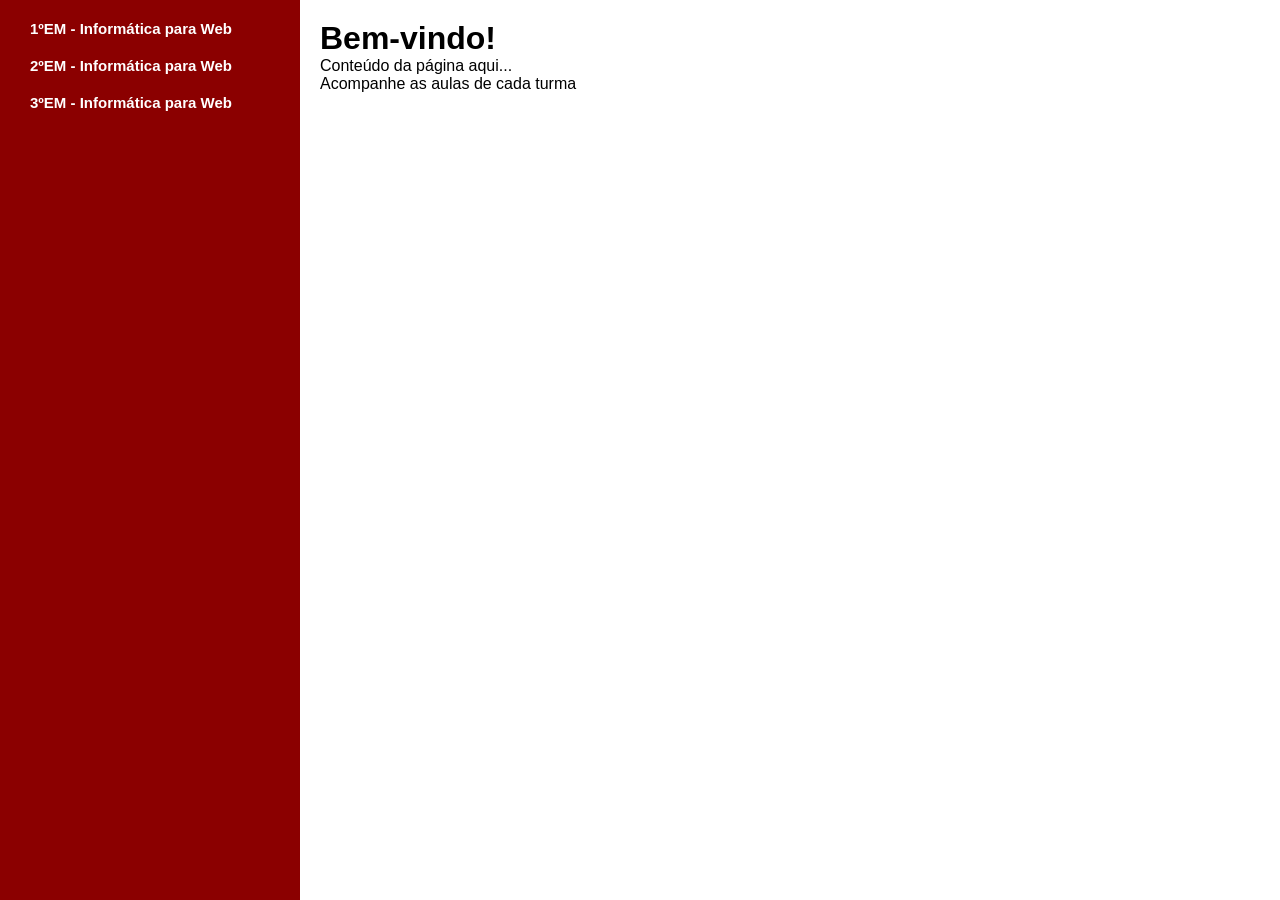
<file: atividade/index.html>
<!DOCTYPE html>
<html lang="en">
<head>
    <meta charset="UTF-8">
    <meta name="viewport" content="width=device-width, initial-scale=1.0">
    <link rel="stylesheet" href="style.css">
    <title>Menu</title>
</head>
<body>
  <nav>
    <ul>
      <li>
        <a><strong>1ºEM - Informática para Web</strong></a>
        <ul>
          <li><a href="">Língua Portuguesa</a></li>
          <li><a href="">Inglês</a></li>
          <li><a href="">Espanhol</a></li>
          <li><a href="">Matemática</a></li>
          <li><a href="">Educação Física</a></li>
          <li><a href="">Arte</a></li>
          <li><a href="">Filosofia</a></li>
          <li><a href="">Sociologia</a></li>
          <li><a href="">Arte Digital</a></li>
          <li><a href="">Banco de Dados</a></li>
          <li><a href="">Fundamentos da Informática</a></li>
          <li><a href="">Programação e Algoritmos</a></li>
          <li><a href="">Gestão de Conteúdo Web I</a></li>
          <li><a href="">Interface Web I</a></li>
        </ul>
      </li>

      <li>
        <a><strong>2ºEM - Informática para Web</strong></a>
        <ul>
          <li><a href="">Língua Portuguesa</a></li>
          <li><a href="">Inglês</a></li>
          <li><a href="">Matemática</a></li>
          <li><a href="">Educação Física</a></li>
          <li><a href="">História</a></li>
          <li><a href="">Geografia</a></li>
          <li><a href="">Física</a></li>
          <li><a href="">Química</a></li>
          <li><a href="">Biologia</a></li>
          <li><a href="">Gestão de Conteúdo Web II</a></li>
          <li><a href="">Interface Web II</a></li>
          <li><a href="">Usabilidade e Design de Interação</a></li>
          <li><a href="">Desenvolvimento para Dispositivos Móveis I</a></li>
          <li><a href="">Sistemas Web I</a></li>
        </ul>
      </li>

      <li>
        <a><strong>3ºEM - Informática para Web</strong></a>
        <ul>
          <li><a href="">Língua Portuguesa</a></li>
          <li><a href="">Inglês</a></li>
          <li><a href="">Matemática</a></li>
          <li><a href="">História</a></li>
          <li><a href="">Geografia</a></li>
          <li><a href="">Física</a></li>
          <li><a href="">Química</a></li>
          <li><a href="">Biologia</a></li>
          <li><a href="">Desenvolvimento para Dispositivos Móveis II</a></li>
          <li><a href="">Sistemas Web II</a></li>
          <li><a href="">Acessibilidade Digital</a></li>
          <li><a href="">Segurança da Informação</a></li>
          <li><a href="">Ética e Cidadania Organizacional</a></li>
          <li><a href="">PDTCC</a></li>
        </ul>
      </li>
    </ul>
  </nav>

  <div class="content">
    <h1>Bem-vindo!</h1>
    <p>Conteúdo da página aqui...</p>
    <p>Acompanhe as aulas de cada turma</p>
  </div>
</body>
</html>
</file>
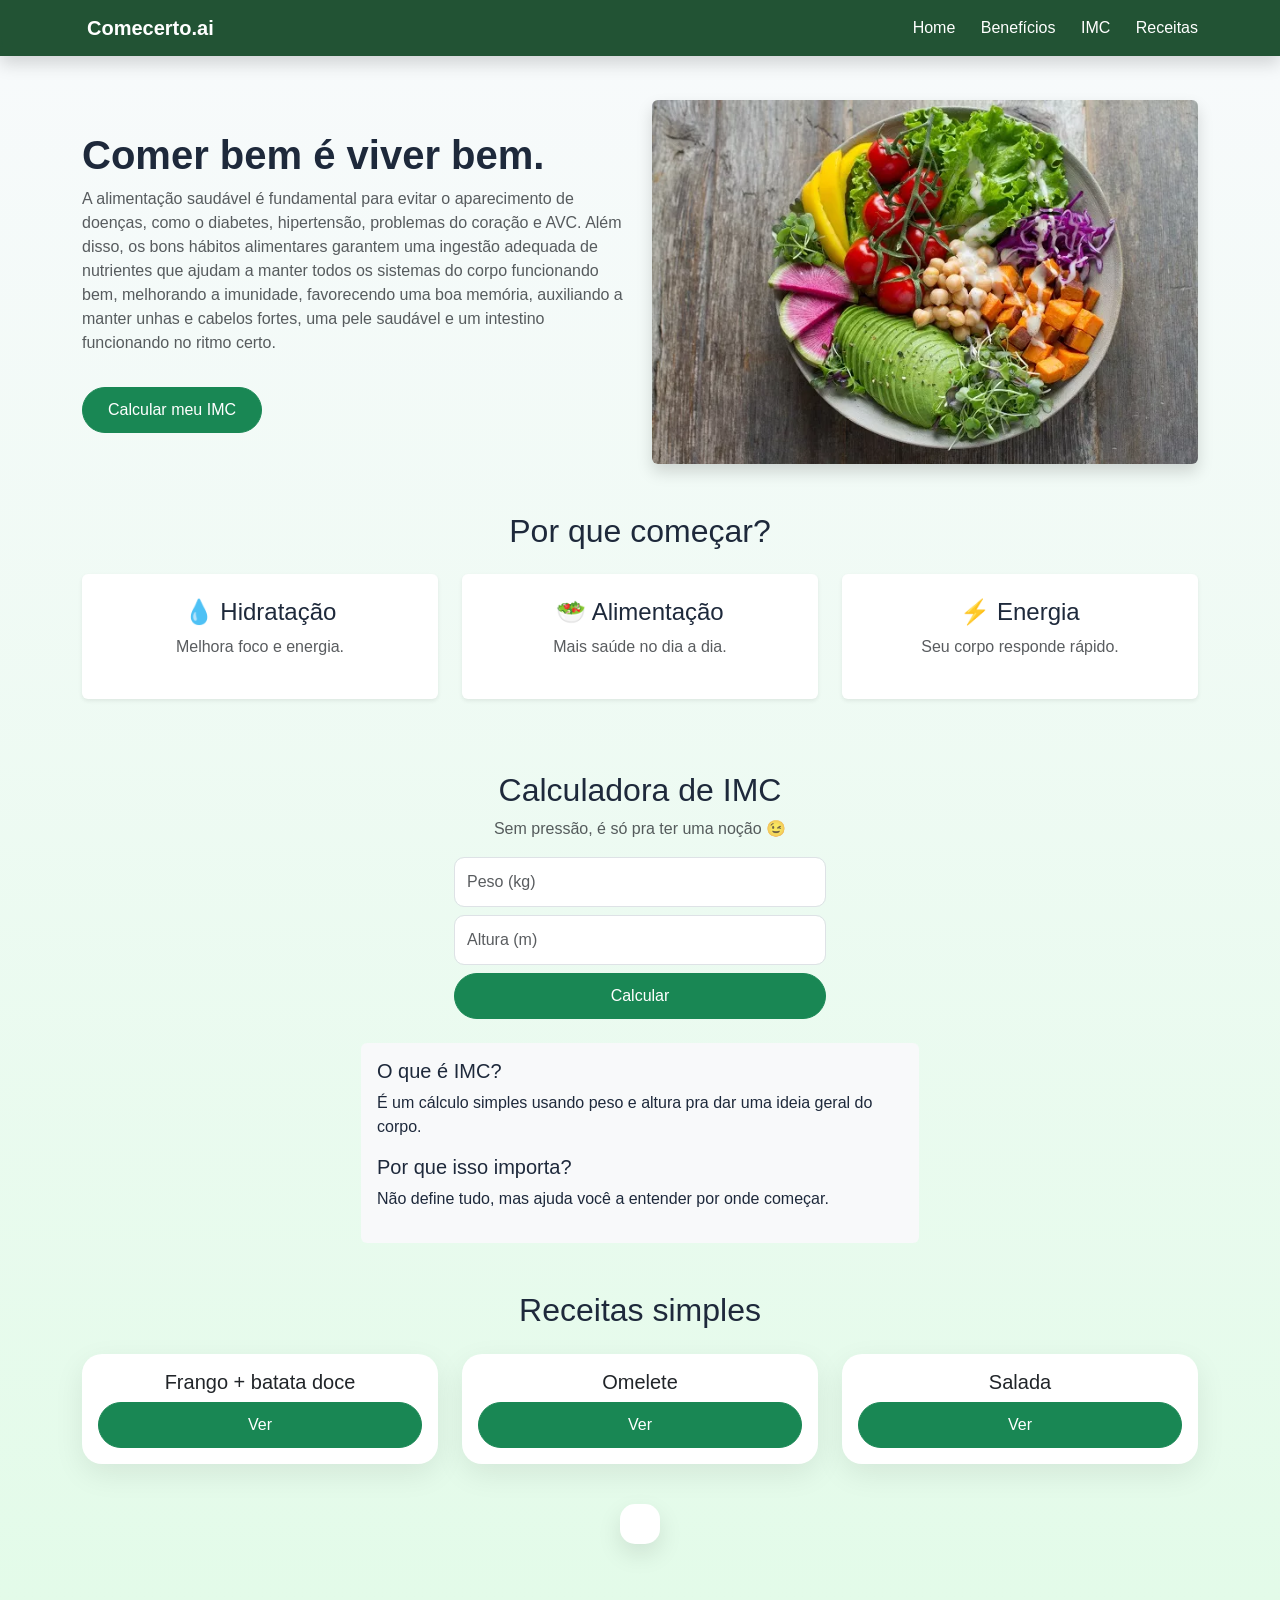
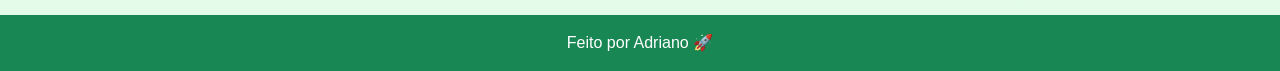
<file: gcw/index.html>
<!DOCTYPE html>
<html lang="pt-br">
<head>
  <meta charset="UTF-8">
  <title>Vida Saudável</title>
  <meta name="viewport" content="width=device-width, initial-scale=1">

  <!-- Bootstrap -->
  <link href="https://cdn.jsdelivr.net/npm/bootstrap@5.3.2/dist/css/bootstrap.min.css" rel="stylesheet">
  
  <!-- Seu CSS -->
  <link rel="stylesheet" href="css/style.css">
</head>

<body>

<!-- NAVBAR -->
<nav class="navbar navbar-expand-lg navbar-dark bg-success fixed-top shadow">
  <div class="container">
    <a class="navbar-brand fw-bold" href="#">Comecerto.ai</a>

    <div>
      <a href="#home" class="text-white me-3 text-decoration-none">Home</a>
      <a href="#beneficios" class="text-white me-3 text-decoration-none">Benefícios</a>
      <a href="#imc" class="text-white me-3 text-decoration-none">IMC</a>
      <a href="#receitas" class="text-white text-decoration-none">Receitas</a>
    </div>
  </div>
</nav>

<!-- HERO -->
<section id="home" class="container" style="margin-top:100px;">
  <div class="row align-items-center">

    <div class="col-md-6">
      <h1 class="fw-bold">Comer bem é viver bem.</h1>
      <p class="text-muted">
        A alimentação saudável é fundamental para evitar o aparecimento de doenças, como o diabetes, hipertensão, problemas do coração e AVC. Além disso, os bons hábitos alimentares garantem uma ingestão adequada de nutrientes que ajudam a manter todos os sistemas do corpo funcionando bem, melhorando a imunidade, favorecendo uma boa memória, auxiliando a manter unhas e cabelos fortes, uma pele saudável e um intestino funcionando no ritmo certo.
      </p>

      <a href="#imc" class="btn btn-success mt-3">Calcular meu IMC</a>
    </div>

    <div class="col-md-6 text-center">
      <img src="img/anna-pelzer-igfigp5onv0-unsplash.webp" 
           class="img-fluid rounded shadow"
           alt="Comida saudável">
    </div>

  </div>
</section>

<!-- BENEFÍCIOS -->
<section id="beneficios" class="container mt-5 text-center">
  <h2 class="mb-4">Por que começar?</h2>

  <div class="row">

    <div class="col-md-4 mb-4">
      <div class="p-4 shadow-sm rounded bg-white">
        <h4>💧 Hidratação</h4>
        <p class="text-muted">Melhora foco e energia.</p>
      </div>
    </div>

    <div class="col-md-4 mb-4">
      <div class="p-4 shadow-sm rounded bg-white">
        <h4>🥗 Alimentação</h4>
        <p class="text-muted">Mais saúde no dia a dia.</p>
      </div>
    </div>

    <div class="col-md-4 mb-4">
      <div class="p-4 shadow-sm rounded bg-white">
        <h4>⚡ Energia</h4>
        <p class="text-muted">Seu corpo responde rápido.</p>
      </div>
    </div>

  </div>
</section>

<!-- IMC -->
<section id="imc" class="container mt-5 text-center">
  <h2>Calculadora de IMC</h2>
  <p class="text-muted">Sem pressão, é só pra ter uma noção 😉</p>

  <div class="col-md-4 mx-auto">

    <input type="number" id="peso" class="form-control mb-2" placeholder="Peso (kg)">
    <input type="number" id="altura" class="form-control mb-2" placeholder="Altura (m)">

    <button onclick="calcularIMC()" class="btn btn-success w-100">Calcular</button>

    <p id="resultado" class="mt-3 fw-bold"></p>
  </div>

  <!-- TEXTO -->
  <div class="mt-4 text-start bg-light p-3 rounded col-md-6 mx-auto">
    <h5>O que é IMC?</h5>
    <p>
      É um cálculo simples usando peso e altura pra dar uma ideia geral do corpo.
    </p>

    <h5>Por que isso importa?</h5>
    <p>
      Não define tudo, mas ajuda você a entender por onde começar.
    </p>
  </div>
</section>

<!-- RECEITAS -->
<section id="receitas" class="container mt-5 text-center">
  <h2 class="mb-4">Receitas simples</h2>

  <div class="row">

    <div class="col-md-4 mb-4">
      <div class="card p-3">
        <h5>Frango + batata doce</h5>
        <button class="btn btn-success" onclick="verReceita('frango')">Ver</button>
      </div>
    </div>

    <div class="col-md-4 mb-4">
      <div class="card p-3">
        <h5>Omelete</h5>
        <button class="btn btn-success" onclick="verReceita('omelete')">Ver</button>
      </div>
    </div>

    <div class="col-md-4 mb-4">
      <div class="card p-3">
        <h5>Salada</h5>
        <button class="btn btn-success" onclick="verReceita('salada')">Ver</button>
      </div>
    </div>

  </div>

  <p id="receitaTexto" class="fw-bold mt-3"></p>
</section>

<!-- FOOTER -->
<footer class="text-center p-3 bg-success text-white mt-5">
  <p class="mb-0">Feito por Adriano 🚀</p>
</footer>

<!-- JS -->
<script src="js/script.js"></script>

</body>
</html>
</file>
<file: atividade/style.css>
* {
  margin: 0; 
  padding: 0; 
  box-sizing: border-box; 
}

body {
  font-family: "Segoe UI", Tahoma, Geneva, Verdana, sans-serif; 
}

nav {
  background: #8B0000;
  padding: 10px; 
  position: fixed; 
  top: 0;
  left: 0;
  width: 300px;
  height: 100vh;
  overflow-y: auto;
  z-index: 1000;
}

nav ul {
  list-style: none;
}

nav ul li {
  float: none;
  position: relative;
}

nav ul li a {
  display: block;
  padding: 10px 20px;
  font-size: 15px;
  text-decoration: none;
  color: white;
}

nav ul li a:hover {
  background-color: white;
  color: black;
}

nav ul li ul {
  background: #8B0000;
  display: none;
  position: static;
}

nav ul li:hover ul {
  display: block;
}

nav ul li ul li {
  width: 300px;
  border-bottom: 1px solid white;
}

nav ul li ul li a {
  padding: 8px 20px;
}

nav ul li ul li a:hover {
  background-color: white;
  color: black;
}

.content {
  margin-left: 300px;
  padding: 20px;
}
</file>
<file: gcw/css/style.css>
/* RESET */
* {
  margin: 0;
  padding: 0;
  box-sizing: border-box;
}

/* BASE */
body {
  font-family: 'Inter', sans-serif;
  background: linear-gradient(180deg, #f8fafc, #e2fbe8);
  color: #1e293b;
}

/* NAVBAR */
.navbar {
  backdrop-filter: blur(10px);
  background: rgba(11, 65, 31, 0.9) !important;
  box-shadow: 0 5px 20px rgba(0,0,0,0.1);
  display: flex;
  justify-content: center; /* Centraliza horizontalmente */
  align-items: center;    /* Centraliza verticalmente */
}

.navbar a {
  transition: 0.3s;
  margin-left: 5px;
}

.navbar a:hover {
  transform: translateY(-2px);
}

.link {
  color: rgb(255, 255, 255);
  text-decoration: none;
  margin-right: 10px;
 
}
.img_inicio {
  margin-top: 10px;
  width: 100%;
  

}

/* HERO */
.hero {
  padding: 100px 20px;
}

.hero h1 {
  font-size: 42px;
  font-weight: 800;
}

.hero p {
  font-size: 18px;
  color: #475569;
}

/* BOTÕES */
.btn-success {
  border-radius: 30px;
  padding: 10px 25px;
  transition: 0.3s;
}

.btn-success:hover {
  transform: scale(1.05);
}

.btn-outline-success {
  border-radius: 30px;
}

/* CARDS */
.card {
  border: none;
  border-radius: 20px;
  transition: 0.3s;
  box-shadow: 0 10px 30px rgba(0,0,0,0.08);
}

.card:hover {
  transform: translateY(-8px);
}

/* RECEITAS TEXTO */
#receitaTexto {
  background: white;
  padding: 20px;
  border-radius: 15px;
  display: inline-block;
  box-shadow: 0 10px 25px rgba(0,0,0,0.1);
}

/* IMC BOX */
input {
  border-radius: 10px !important;
  padding: 12px !important;
}

#resultado {
  font-size: 18px;
}

/* FOOTER */
footer {
  margin-top: 80px;
}

/* MICRO INTERAÇÃO */
button:active {
  transform: scale(0.95);
}
</file>
